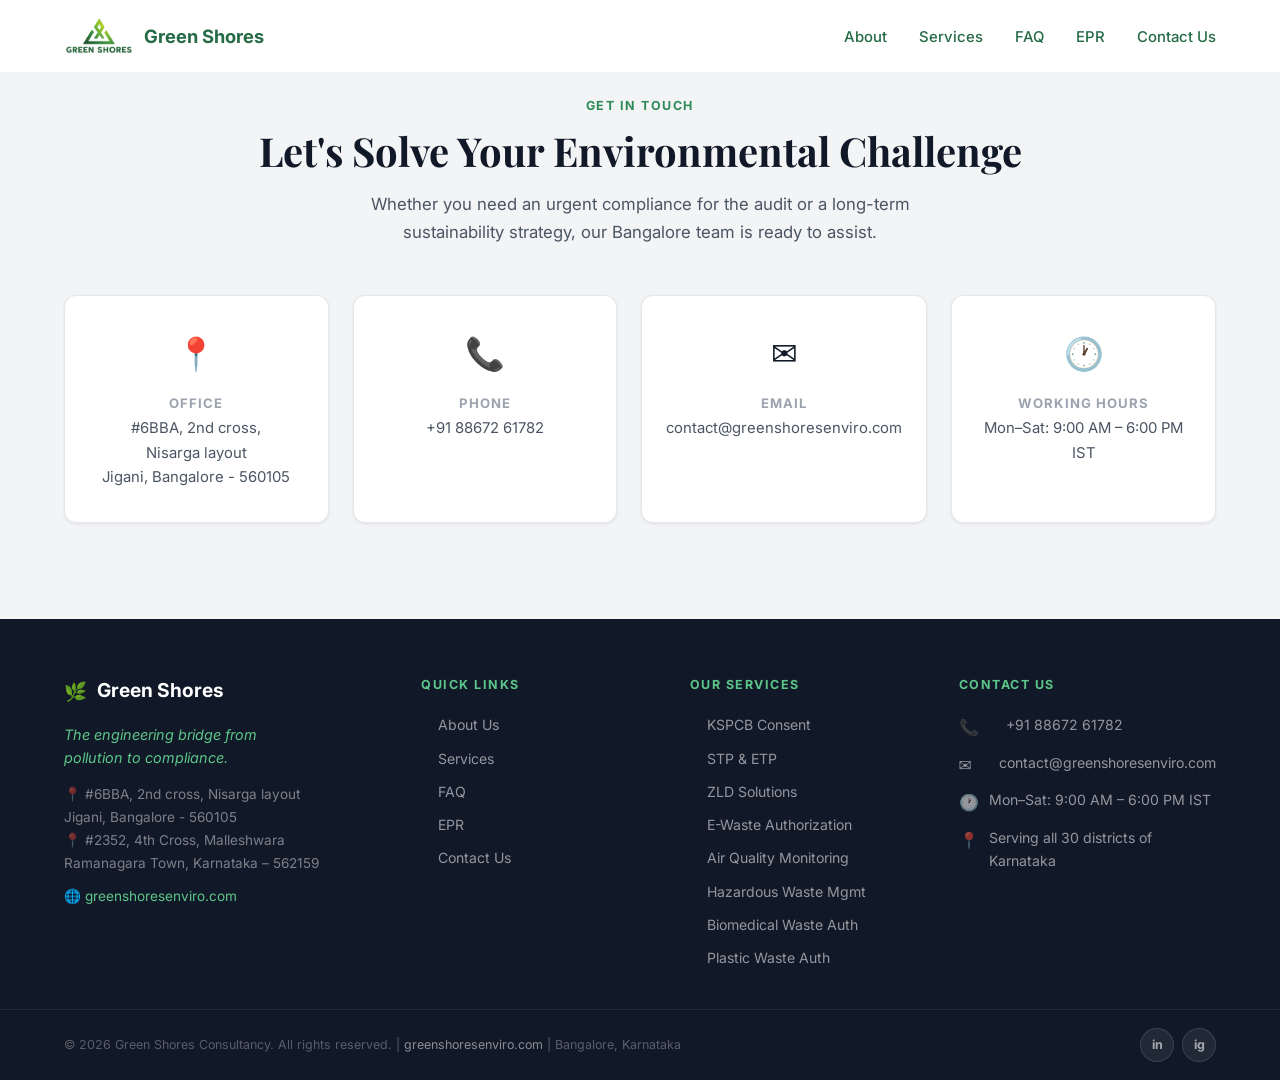
<file: contact-us.html>
<!DOCTYPE html>
<html lang="en">
<head>
    <meta name="viewport" content="width=device-width, initial-scale=1.0" />
  
  <!-- 1. Optimized Title (Under 60 Characters for better Google Display) -->
  <title>Contact Us | Green Shores Consultancy - Bangalore Environmental Consultants</title>
  
  <!-- 2. Meta Description (Perfect Length & Informative) -->
  <meta name="description" content="Trusted environmental consultant in Bangalore for KSPCB CTE/CTO consent, ETP & STP design, ZLD systems, and regulatory compliance across Karnataka." />
  
  <meta name="robots" content="index, follow" />
  <meta name="author" content="Green Shores Consultancy" />
  <meta name="google-site-verification" content="ZsY4Zkk-K1OUs3OarjElWYoDT2cJc8eKLCUglidr7lg" />
  
  <link rel="canonical" href="https://manuacgithub.github.io/greenshoresenviro/" />
  <link rel="icon" type="image/x-icon" href="./img/favicon.ico">

  <!-- Open Graph / Social Sharing Previews -->
  <meta property="og:type" content="website" />
  <meta property="og:url" content="https://manuacgithub.github.io/greenshoresenviro/" />
  <meta property="og:title" content="Green Shores Consultancy | Environmental Solutions Bangalore" />
  <meta property="og:description" content="Trusted environmental consultant in Bangalore — KSPCB CTE/CTO consent, ETP & STP design, ZLD systems, and full compliance across Karnataka." />
  <meta property="og:locale" content="en_IN" />
  <meta property="og:site_name" content="Green Shores Consultancy" />

  <!-- Local Business Structured Data (Keep this! Search engines love it) -->
  <script type="application/ld+json">
  {
    "@context": "https://schema.org",
    "@type": "ProfessionalService",
    "name": "Green Shores Consultancy",
    "alternateName": "Green Shores Enviro",
    "description": "Engineering-led environmental consultancy offering KSPCB consent, ETP/STP design, ZLD systems, pollution control, and full regulatory compliance across Bangalore and Karnataka.",
    "url": "https://manuacgithub.github.io/greenshoresenviro/",
    "telephone": "+918867261782",
    "email": "contact@greenshoresenviro.com",
    "address": {
      "@type": "PostalAddress",
      "streetAddress": "#6BBA, 2nd cross, Nisarga Layout",
      "addressLocality": "Bangalore",
      "addressRegion": "Karnataka",
      "postalCode": "560105",
      "addressCountry": "IN"
    },
    "areaServed": [
      {"@type": "City", "name": "Bangalore"},
      {"@type": "State", "name": "Karnataka"}
    ],
    "openingHoursSpecification": {
      "@type": "OpeningHoursSpecification",
      "dayOfWeek": ["Monday","Tuesday","Wednesday","Thursday","Friday","Saturday"],
      "opens": "09:00",
      "closes": "18:00"
    },
    "hasOfferCatalog": {
      "@type": "OfferCatalog",
      "name": "Environmental Consulting Services",
      "itemListElement": [
        {"@type": "Offer", "itemOffered": {"@type": "Service", "name": "KSPCB Consent and Authorization"}},
        {"@type": "Offer", "itemOffered": {"@type": "Service", "name": "STP and ETP Design and AMC"}},
        {"@type": "Offer", "itemOffered": {"@type": "Service", "name": "Zero Liquid Discharge (ZLD) Systems"}},
        {"@type": "Offer", "itemOffered": {"@type": "Service", "name": "Environmental Testing and Monitoring"}},
        {"@type": "Offer", "itemOffered": {"@type": "Service", "name": "Hazardous and Solid Waste Management"}},
        {"@type": "Offer", "itemOffered": {"@type": "Service", "name": "E-Waste Authorization and EPR"}},
        {"@type": "Offer", "itemOffered": {"@type": "Service", "name": "Biomedical Waste Authorization"}},
        {"@type": "Offer", "itemOffered": {"@type": "Service", "name": "Plastic Waste Authorization"}}
      ]
    },
    "knowsAbout": [
      "KSPCB CTE CTO consent", "KSPCB CFE CFO consent", "KSPCB NOC Karnataka", "KSPCB compliance audit", "Karnataka environmental law",
      "ETP design", "STP design", "ZLD zero liquid discharge", "effluent treatment plant",
      "sewage treatment plant", "pollution control", "environmental impact assessment",
      "MoEFCC compliance", "CPCB regulations", "hazardous waste management",
      "e-waste authorization EPR", "biomedical waste authorization", "plastic waste authorization",
      "ambient air quality monitoring", "water quality testing", "noise monitoring",
      "environmental compliance audit", "annual environmental returns Karnataka", "EPR consultant", "EPR licensing"
    ]
  }
  </script>

  <!-- Performance Optimization Links -->
  <script src="layout.js" defer></script>
  <link rel="stylesheet" href="styles.css" />
  <link rel="preconnect" href="https://fonts.googleapis.com" />
  <link rel="preconnect" href="https://gstatic.com" crossorigin />
  <link href="https://fonts.googleapis.com/css2?family=Inter:wght@300;400;500;600;700&family=Playfair+Display:wght@600;700&display=swap" rel="stylesheet" />

  </header>
<body>
   <special-header></special-header>

  <!-- ======= CONTACT ======= -->
  <section id="contact">
    <div class="container">
      <p class="section-tag center">Get in Touch</p>
      <div class="section-title center">Let's Solve Your Environmental Challenge</div>
      <p class="section-sub center">Whether you need an urgent compliance for the audit or a long-term sustainability strategy, our Bangalore team is ready to assist.</p>
      <div class="contact-details-grid">
        <div class="contact-item">
          <span class="c-icon">📍</span>
          <div>
            <strong>Office</strong>
            <p>#6BBA, 2nd cross, <br/>Nisarga layout <br/>Jigani, Bangalore - 560105</p>
          </div>
        </div>
        <div class="contact-item">
          <span class="c-icon">📞</span>
          <div>
            <strong>Phone</strong>
            <p>+91 88672 61782</p>
          </div>
        </div>
        <div class="contact-item">
          <span class="c-icon">✉️</span>
          <div>
            <strong>Email</strong>
            <p>contact@greenshoresenviro.com</p>
          </div>
        </div>
        <div class="contact-item">
          <span class="c-icon">🕐</span>
          <div>
            <strong>Working Hours</strong>
            <p>Mon–Sat: 9:00 AM – 6:00 PM IST</p>
          </div>
        </div>
      </div>
    </div>
  </section>
<special-footer></special-footer>
  </body>
</html>
</file>
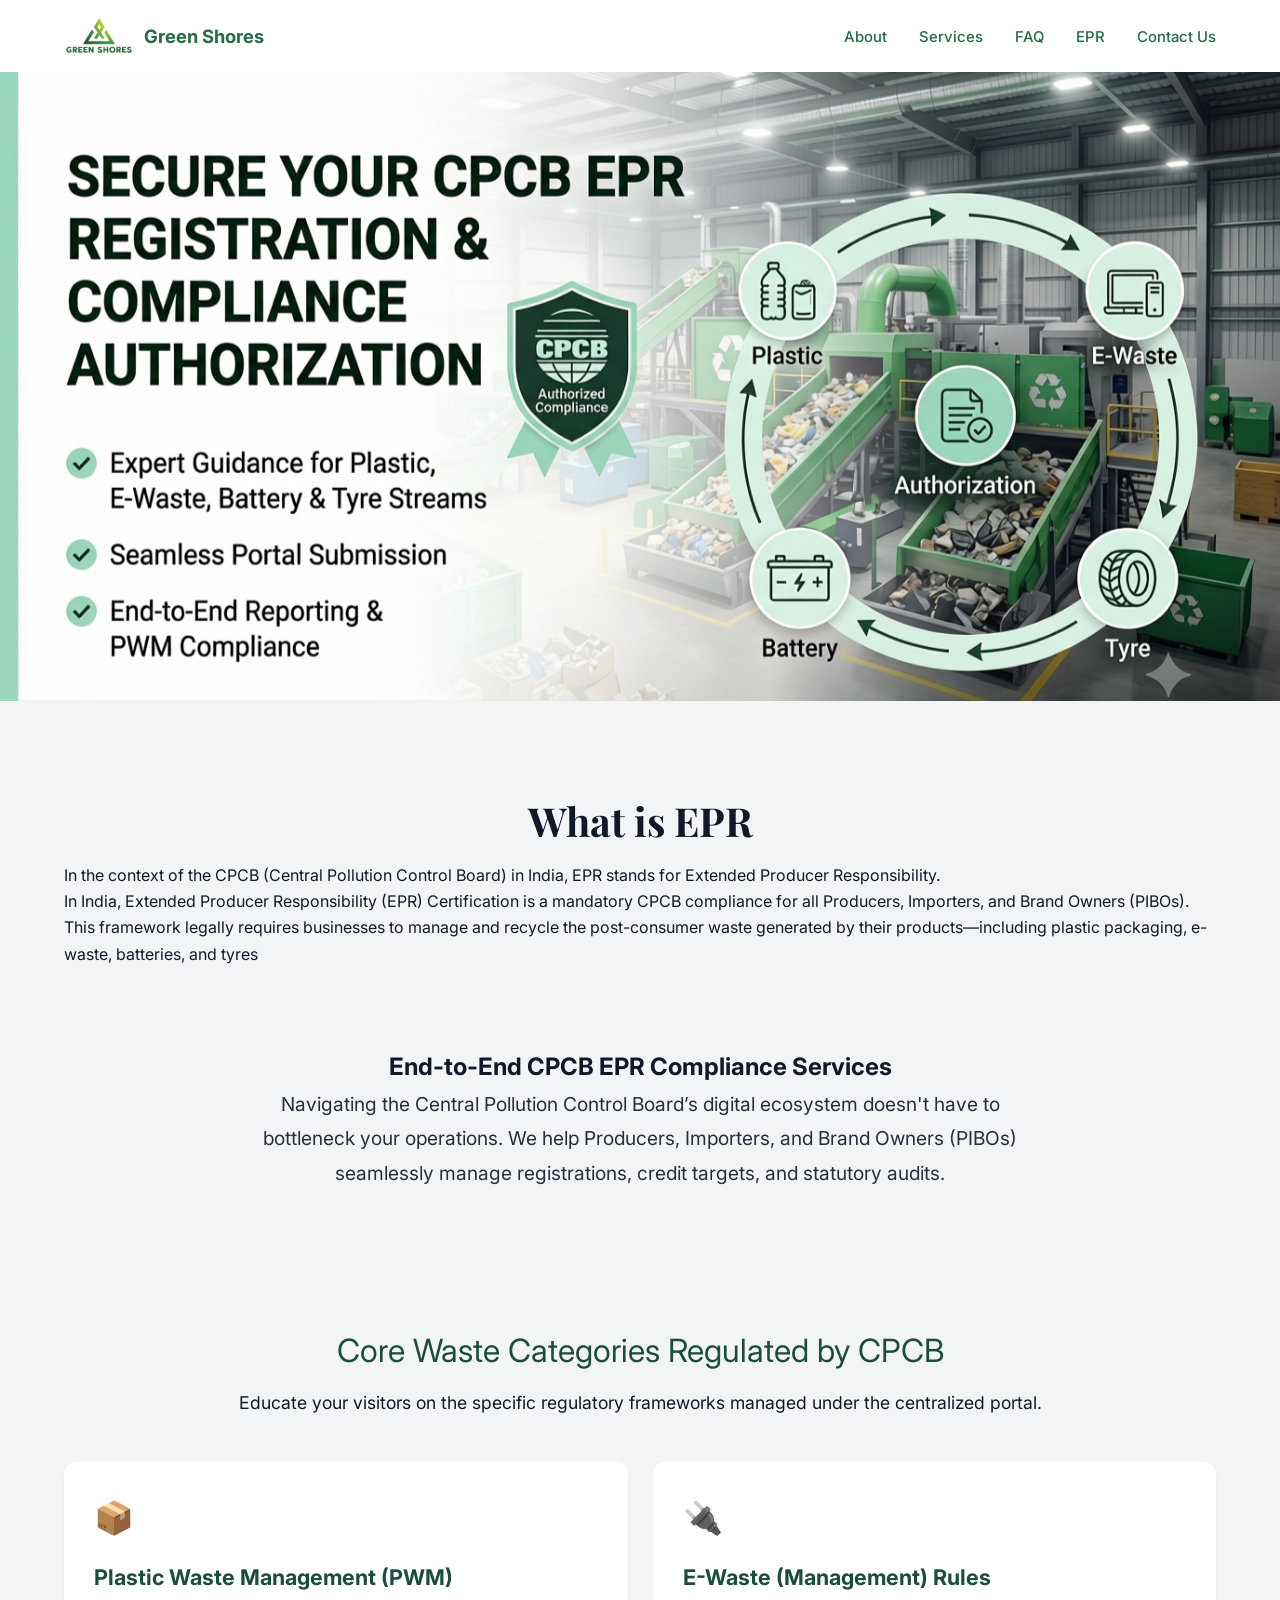
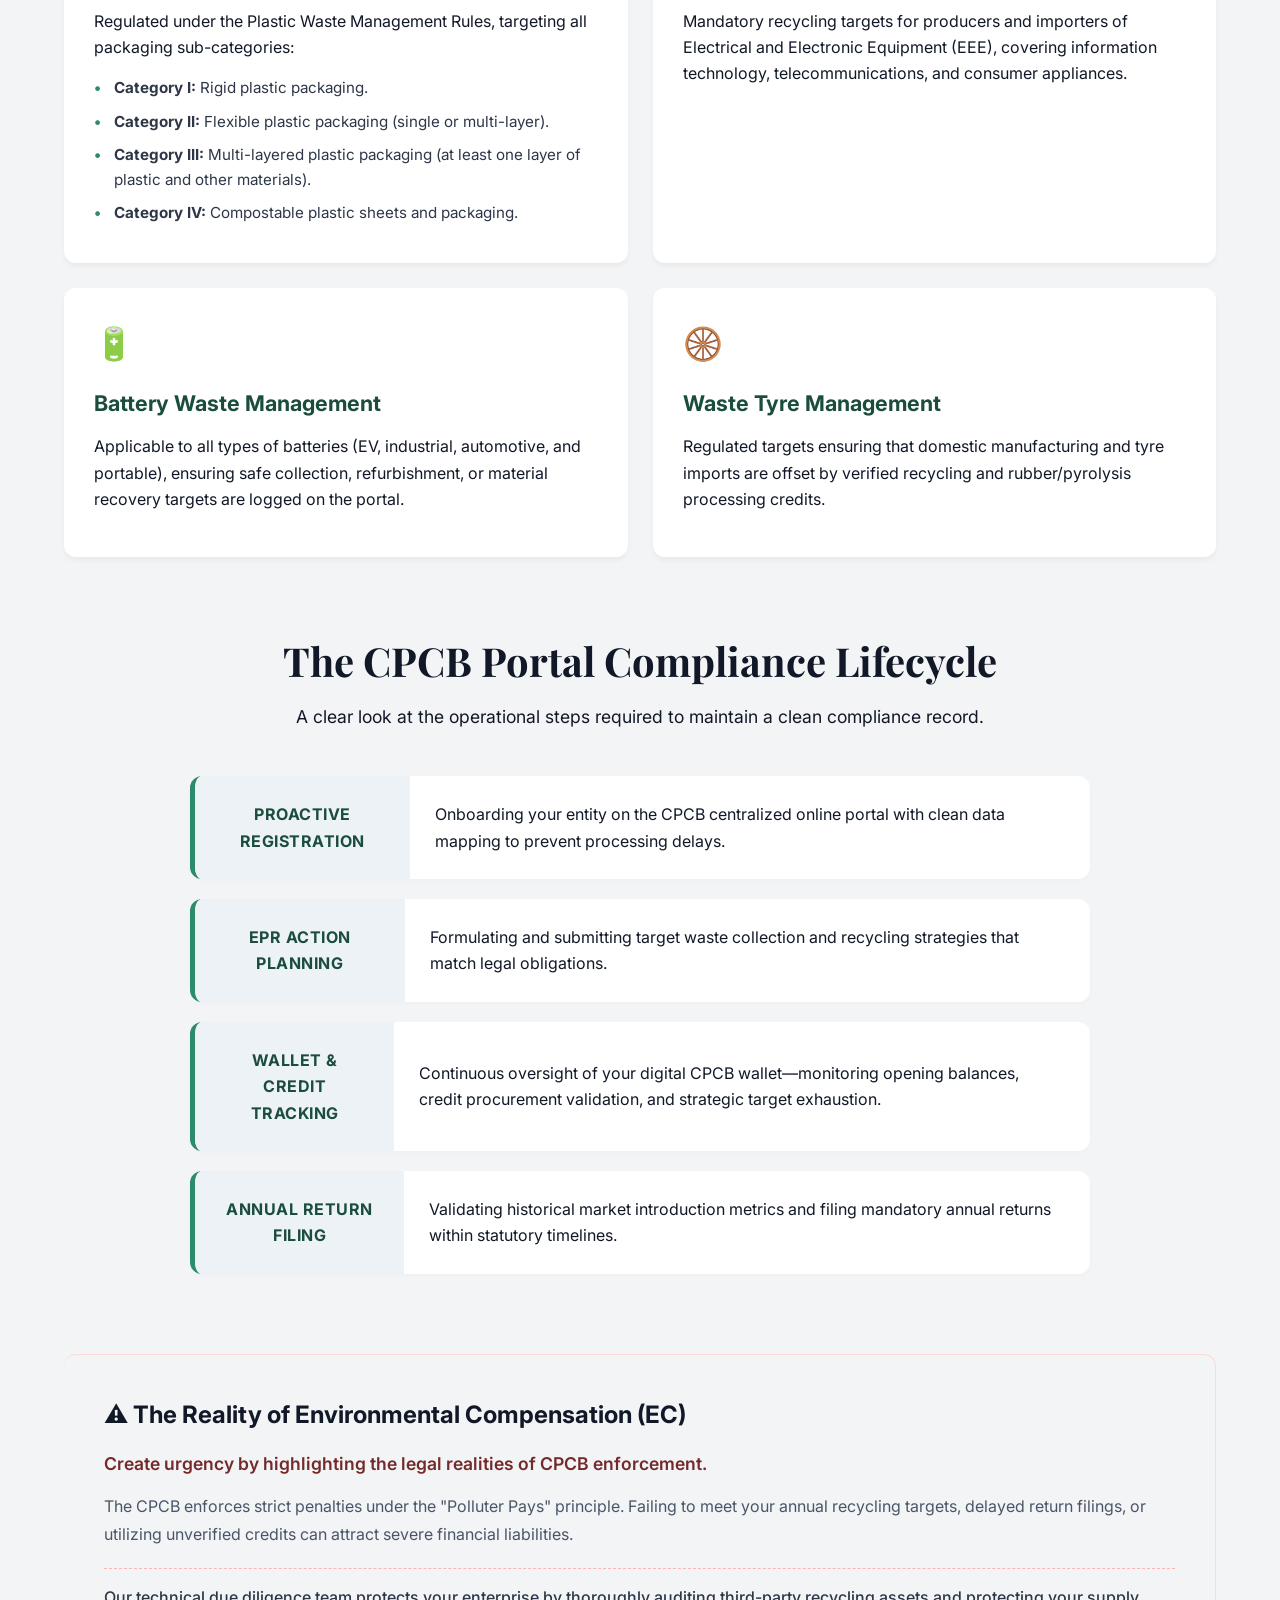
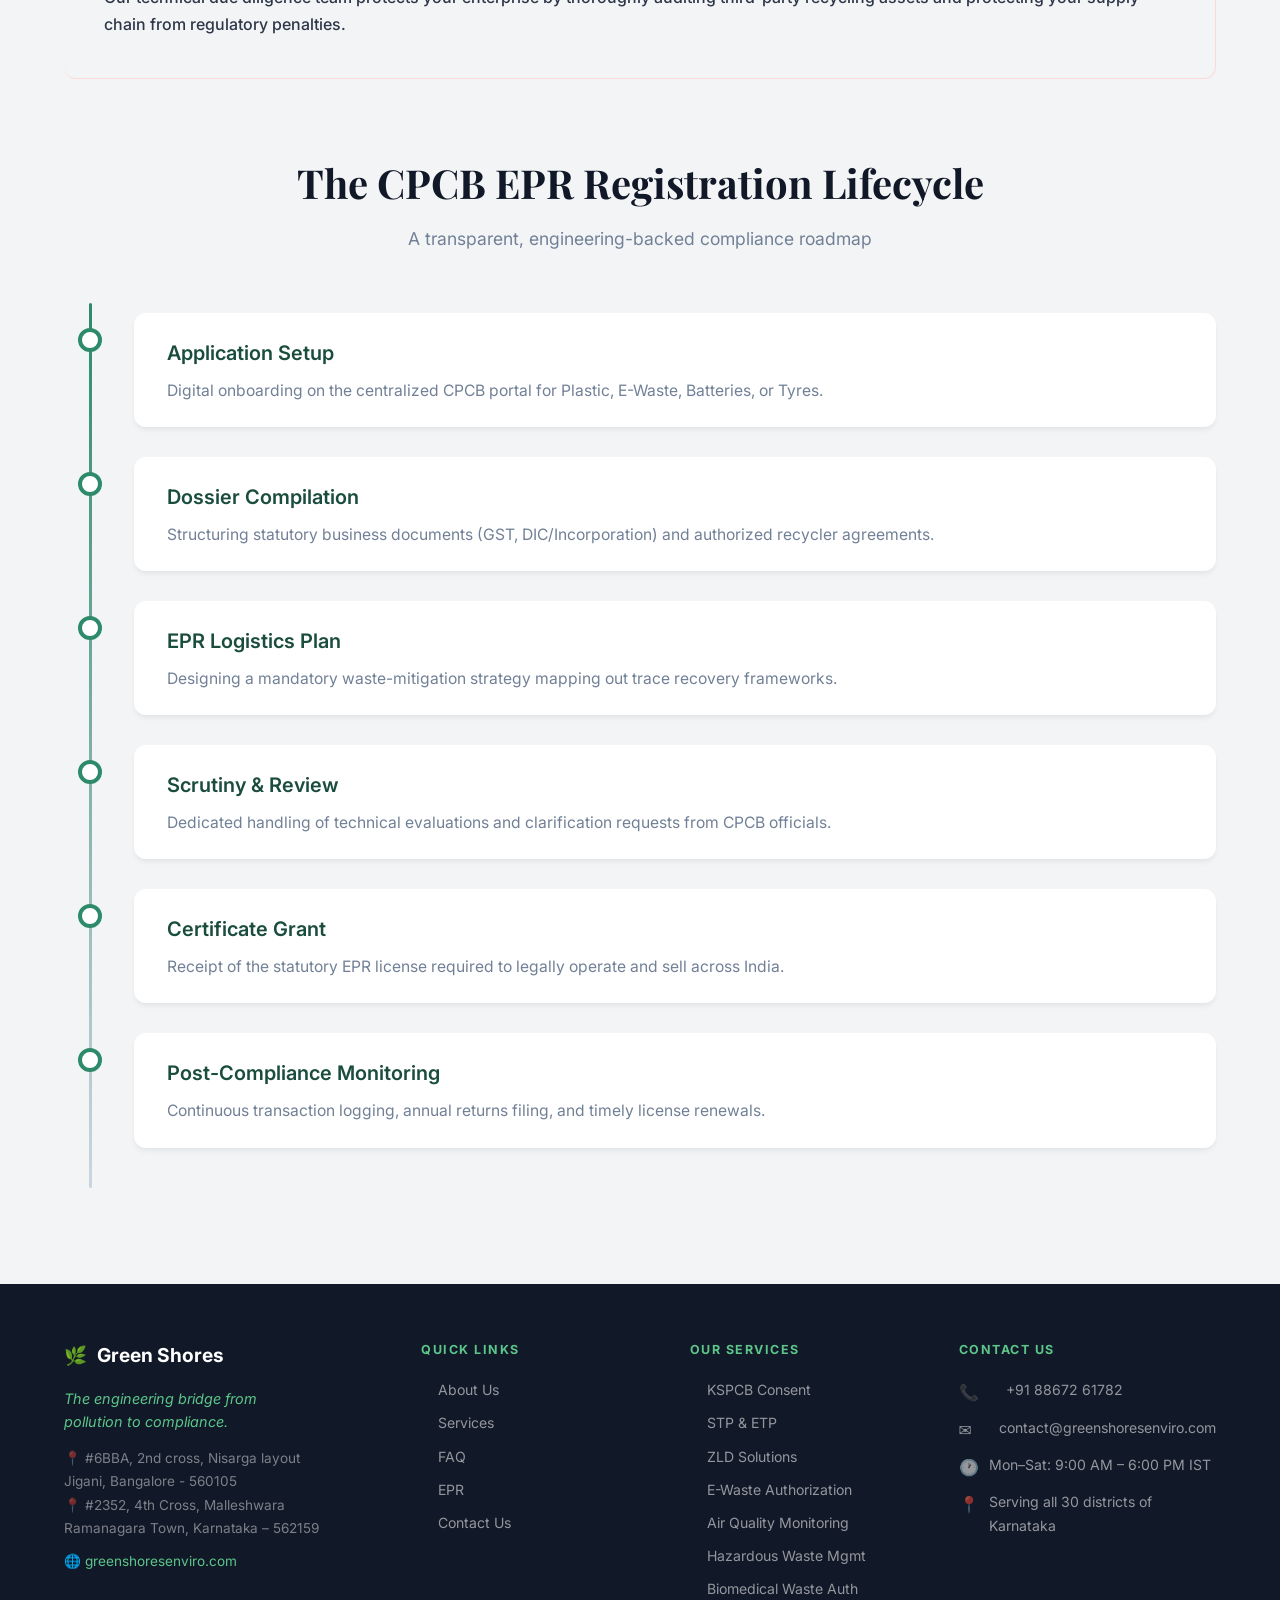
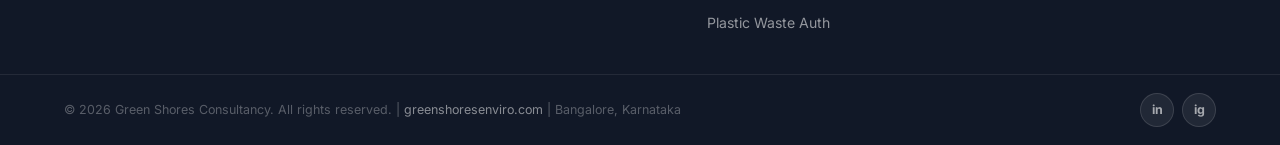
<file: cpcb-epr-registration-services.html>
<!DOCTYPE html>
<html lang="en">
<head>
    <meta name="viewport" content="width=device-width, initial-scale=1.0" />
  
  <!-- 1. Optimized Title (Under 60 Characters for better Google Display) -->
  <title>EPR CPCB Registration Consultant in Bangalore | Green Shores</title>
  
  <!-- 2. Meta Description (Perfect Length & Informative) -->
  <meta name="description" content="Trusted environmental consultant in Bangalore for KSPCB CTE/CTO consent, ETP & STP design, ZLD systems, and regulatory compliance across Karnataka." />
  
  <meta name="robots" content="index, follow" />
  <meta name="author" content="Green Shores Consultancy" />
  <meta name="google-site-verification" content="ZsY4Zkk-K1OUs3OarjElWYoDT2cJc8eKLCUglidr7lg" />
  
  <link rel="canonical" href="https://manuacgithub.github.io/greenshoresenviro/" />
  <link rel="icon" type="image/x-icon" href="./img/favicon.ico">

  <!-- Open Graph / Social Sharing Previews -->
  <meta property="og:type" content="website" />
  <meta property="og:url" content="https://manuacgithub.github.io/greenshoresenviro/" />
  <meta property="og:title" content="Green Shores Consultancy | Environmental Solutions Bangalore" />
  <meta property="og:description" content="Trusted environmental consultant in Bangalore — KSPCB CTE/CTO consent, ETP & STP design, ZLD systems, and full compliance across Karnataka." />
  <meta property="og:locale" content="en_IN" />
  <meta property="og:site_name" content="Green Shores Consultancy" />

  <!-- Local Business Structured Data (Keep this! Search engines love it) -->
  <script type="application/ld+json">
  {
    "@context": "https://schema.org",
    "@type": "ProfessionalService",
    "name": "Green Shores Consultancy",
    "alternateName": "Green Shores Enviro",
    "description": "Engineering-led environmental consultancy offering KSPCB consent, ETP/STP design, ZLD systems, pollution control, and full regulatory compliance across Bangalore and Karnataka.",
    "url": "https://manuacgithub.github.io/greenshoresenviro/",
    "telephone": "+918867261782",
    "email": "contact@greenshoresenviro.com",
    "address": {
      "@type": "PostalAddress",
      "streetAddress": "#6BBA, 2nd cross, Nisarga Layout",
      "addressLocality": "Bangalore",
      "addressRegion": "Karnataka",
      "postalCode": "560105",
      "addressCountry": "IN"
    },
    "areaServed": [
      {"@type": "City", "name": "Bangalore"},
      {"@type": "State", "name": "Karnataka"}
    ],
    "openingHoursSpecification": {
      "@type": "OpeningHoursSpecification",
      "dayOfWeek": ["Monday","Tuesday","Wednesday","Thursday","Friday","Saturday"],
      "opens": "09:00",
      "closes": "18:00"
    },
    "hasOfferCatalog": {
      "@type": "OfferCatalog",
      "name": "Environmental Consulting Services",
      "itemListElement": [
        {"@type": "Offer", "itemOffered": {"@type": "Service", "name": "KSPCB Consent and Authorization"}},
        {"@type": "Offer", "itemOffered": {"@type": "Service", "name": "STP and ETP Design and AMC"}},
        {"@type": "Offer", "itemOffered": {"@type": "Service", "name": "Zero Liquid Discharge (ZLD) Systems"}},
        {"@type": "Offer", "itemOffered": {"@type": "Service", "name": "Environmental Testing and Monitoring"}},
        {"@type": "Offer", "itemOffered": {"@type": "Service", "name": "Hazardous and Solid Waste Management"}},
        {"@type": "Offer", "itemOffered": {"@type": "Service", "name": "E-Waste Authorization and EPR"}},
        {"@type": "Offer", "itemOffered": {"@type": "Service", "name": "Biomedical Waste Authorization"}},
        {"@type": "Offer", "itemOffered": {"@type": "Service", "name": "Plastic Waste Authorization"}}
      ]
    },
    "knowsAbout": [
      "KSPCB CTE CTO consent", "KSPCB CFE CFO consent", "KSPCB NOC Karnataka", "KSPCB compliance audit", "Karnataka environmental law",
      "ETP design", "STP design", "ZLD zero liquid discharge", "effluent treatment plant",
      "sewage treatment plant", "pollution control", "environmental impact assessment",
      "MoEFCC compliance", "CPCB regulations", "hazardous waste management",
      "e-waste authorization EPR", "biomedical waste authorization", "plastic waste authorization",
      "ambient air quality monitoring", "water quality testing", "noise monitoring",
      "environmental compliance audit", "annual environmental returns Karnataka", "EPR consultant", "EPR licensing"
    ]
  }
  </script>

  <!-- Performance Optimization Links -->
  <script src="layout.js" defer></script>
  <link rel="stylesheet" href="styles.css" />
  <link rel="preconnect" href="https://fonts.googleapis.com" />
  <link rel="preconnect" href="https://gstatic.com" crossorigin />
  <link href="https://fonts.googleapis.com/css2?family=Inter:wght@300;400;500;600;700&family=Playfair+Display:wght@600;700&display=swap" rel="stylesheet" />

  </header>
<body>
   <special-header></special-header>

 <!-- ======= EPR ======= -->
    <div class="mt-72px-navbar">
        <img class="img-responsive" src="./img/epr-banner.png" alt="EPR page banner image">
    </div>
  <section id="services">
    <div class="container">
      <div class="section-title center">What is EPR</div>
        <div>In the context of the CPCB (Central Pollution Control Board) in India, EPR stands for Extended Producer Responsibility.</div>
        <p>In India, Extended Producer Responsibility (EPR) Certification is a mandatory CPCB compliance for all Producers, Importers, 
        and Brand Owners (PIBOs). This framework legally requires businesses to manage and recycle the post-consumer waste generated by their products—including plastic packaging, e-waste, batteries, and tyres</p>
    </div>

<div class="container epr-section">

    <!-- 1. HERO SECTION -->
    <section class="hero">
        <h2>End-to-End CPCB EPR Compliance Services</h2>
        <p>Navigating the Central Pollution Control Board’s digital ecosystem doesn't have to bottleneck your operations. We help Producers, Importers, and Brand Owners (PIBOs) seamlessly manage registrations, credit targets, and statutory audits.</p>
    </section>

    <!-- 2. CORE WASTE CATEGORIES -->
    <section>
        <div class="section-header">
            <div class="section-title-green">Core Waste Categories Regulated by CPCB</div>
            <p>Educate your visitors on the specific regulatory frameworks managed under the centralized portal.</p>
        </div>
        
        <div class="grid-categories">
            <!-- Plastic Waste -->
            <div class="category-card">
                <span class="category-icon">📦</span>
                <h3>Plastic Waste Management (PWM)</h3>
                <p>Regulated under the Plastic Waste Management Rules, targeting all packaging sub-categories:</p>
                <ul class="sub-list">
                    <li><strong>Category I:</strong> Rigid plastic packaging.</li>
                    <li><strong>Category II:</strong> Flexible plastic packaging (single or multi-layer).</li>
                    <li><strong>Category III:</strong> Multi-layered plastic packaging (at least one layer of plastic and other materials).</li>
                    <li><strong>Category IV:</strong> Compostable plastic sheets and packaging.</li>
                </ul>
            </div>

            <!-- E-Waste -->
            <div class="category-card">
                <span class="category-icon">🔌</span>
                <h3>E-Waste (Management) Rules</h3>
                <p>Mandatory recycling targets for producers and importers of Electrical and Electronic Equipment (EEE), covering information technology, telecommunications, and consumer appliances.</p>
            </div>

            <!-- Battery Waste -->
            <div class="category-card">
                <span class="category-icon">🔋</span>
                <h3>Battery Waste Management</h3>
                <p>Applicable to all types of batteries (EV, industrial, automotive, and portable), ensuring safe collection, refurbishment, or material recovery targets are logged on the portal.</p>
            </div>

            <!-- Tyre Waste -->
            <div class="category-card">
                <span class="category-icon">🛞</span>
                <h3>Waste Tyre Management</h3>
                <p>Regulated targets ensuring that domestic manufacturing and tyre imports are offset by verified recycling and rubber/pyrolysis processing credits.</p>
            </div>
        </div>
    </section>

    <!-- 3. LIFECYCLE SECTION -->
    <section>
        <div class="section-header">
            <div class="section-title">The CPCB Portal Compliance Lifecycle</div>
            <p>A clear look at the operational steps required to maintain a clean compliance record.</p>
        </div>

        <div class="lifecycle-list">
            <div class="lifecycle-step">
                <div class="step-label">Proactive Registration</div>
                <div class="step-detail">Onboarding your entity on the CPCB centralized online portal with clean data mapping to prevent processing delays.</div>
            </div>
            
            <div class="lifecycle-step">
                <div class="step-label">EPR Action Planning</div>
                <div class="step-detail">Formulating and submitting target waste collection and recycling strategies that match legal obligations.</div>
            </div>

            <div class="lifecycle-step">
                <div class="step-label">Wallet & Credit Tracking</div>
                <div class="step-detail">Continuous oversight of your digital CPCB wallet—monitoring opening balances, credit procurement validation, and strategic target exhaustion.</div>
            </div>

            <div class="lifecycle-step">
                <div class="step-label">Annual Return Filing</div>
                <div class="step-detail">Validating historical market introduction metrics and filing mandatory annual returns within statutory timelines.</div>
            </div>
        </div>
    </section>

    <!-- 4. CORPORATE RISK SECTION -->
    <section>
        <div class="risk-box">
            <h3>⚠️ The Reality of Environmental Compensation (EC)</h3>
            <div class="risk-text-highlight">Create urgency by highlighting the legal realities of CPCB enforcement.</div>
            <p>The CPCB enforces strict penalties under the "Polluter Pays" principle. Failing to meet your annual recycling targets, delayed return filings, or utilizing unverified credits can attract severe financial liabilities.</p>
            <p>Our technical due diligence team protects your enterprise by thoroughly auditing third-party recycling assets and protecting your supply chain from regulatory penalties.</p>
        </div>
    </section>

</div>


<div class="container">
    <div class="section-header">
        <div class="section-title">The CPCB EPR Registration Lifecycle</div>
        <p>A transparent, engineering-backed compliance roadmap</p>
    </div>

    <div class="timeline">
        <!-- Step 1 -->
        <div class="timeline-item">
            <div class="timeline-badge"></div>
            <div class="timeline-content">
                <h3>Application Setup</h3>
                <p>Digital onboarding on the centralized CPCB portal for Plastic, E-Waste, Batteries, or Tyres.</p>
            </div>
        </div>

        <!-- Step 2 -->
        <div class="timeline-item">
            <div class="timeline-badge"></div>
            <div class="timeline-content">
                <h3>Dossier Compilation</h3>
                <p>Structuring statutory business documents (GST, DIC/Incorporation) and authorized recycler agreements.</p>
            </div>
        </div>

        <!-- Step 3 -->
        <div class="timeline-item">
            <div class="timeline-badge"></div>
            <div class="timeline-content">
                <h3>EPR Logistics Plan</h3>
                <p>Designing a mandatory waste-mitigation strategy mapping out trace recovery frameworks.</p>
            </div>
        </div>

        <!-- Step 4 -->
        <div class="timeline-item">
            <div class="timeline-badge"></div>
            <div class="timeline-content">
                <h3>Scrutiny & Review</h3>
                <p>Dedicated handling of technical evaluations and clarification requests from CPCB officials.</p>
            </div>
        </div>

        <!-- Step 5 -->
        <div class="timeline-item">
            <div class="timeline-badge"></div>
            <div class="timeline-content">
                <h3>Certificate Grant</h3>
                <p>Receipt of the statutory EPR license required to legally operate and sell across India.</p>
            </div>
        </div>

        <!-- Step 6 -->
        <div class="timeline-item">
            <div class="timeline-badge"></div>
            <div class="timeline-content">
                <h3>Post-Compliance Monitoring</h3>
                <p>Continuous transaction logging, annual returns filing, and timely license renewals.</p>
            </div>
        </div>
    </div>
</div>

  </section>
<special-footer></special-footer>
  </body>
</html>
</file>
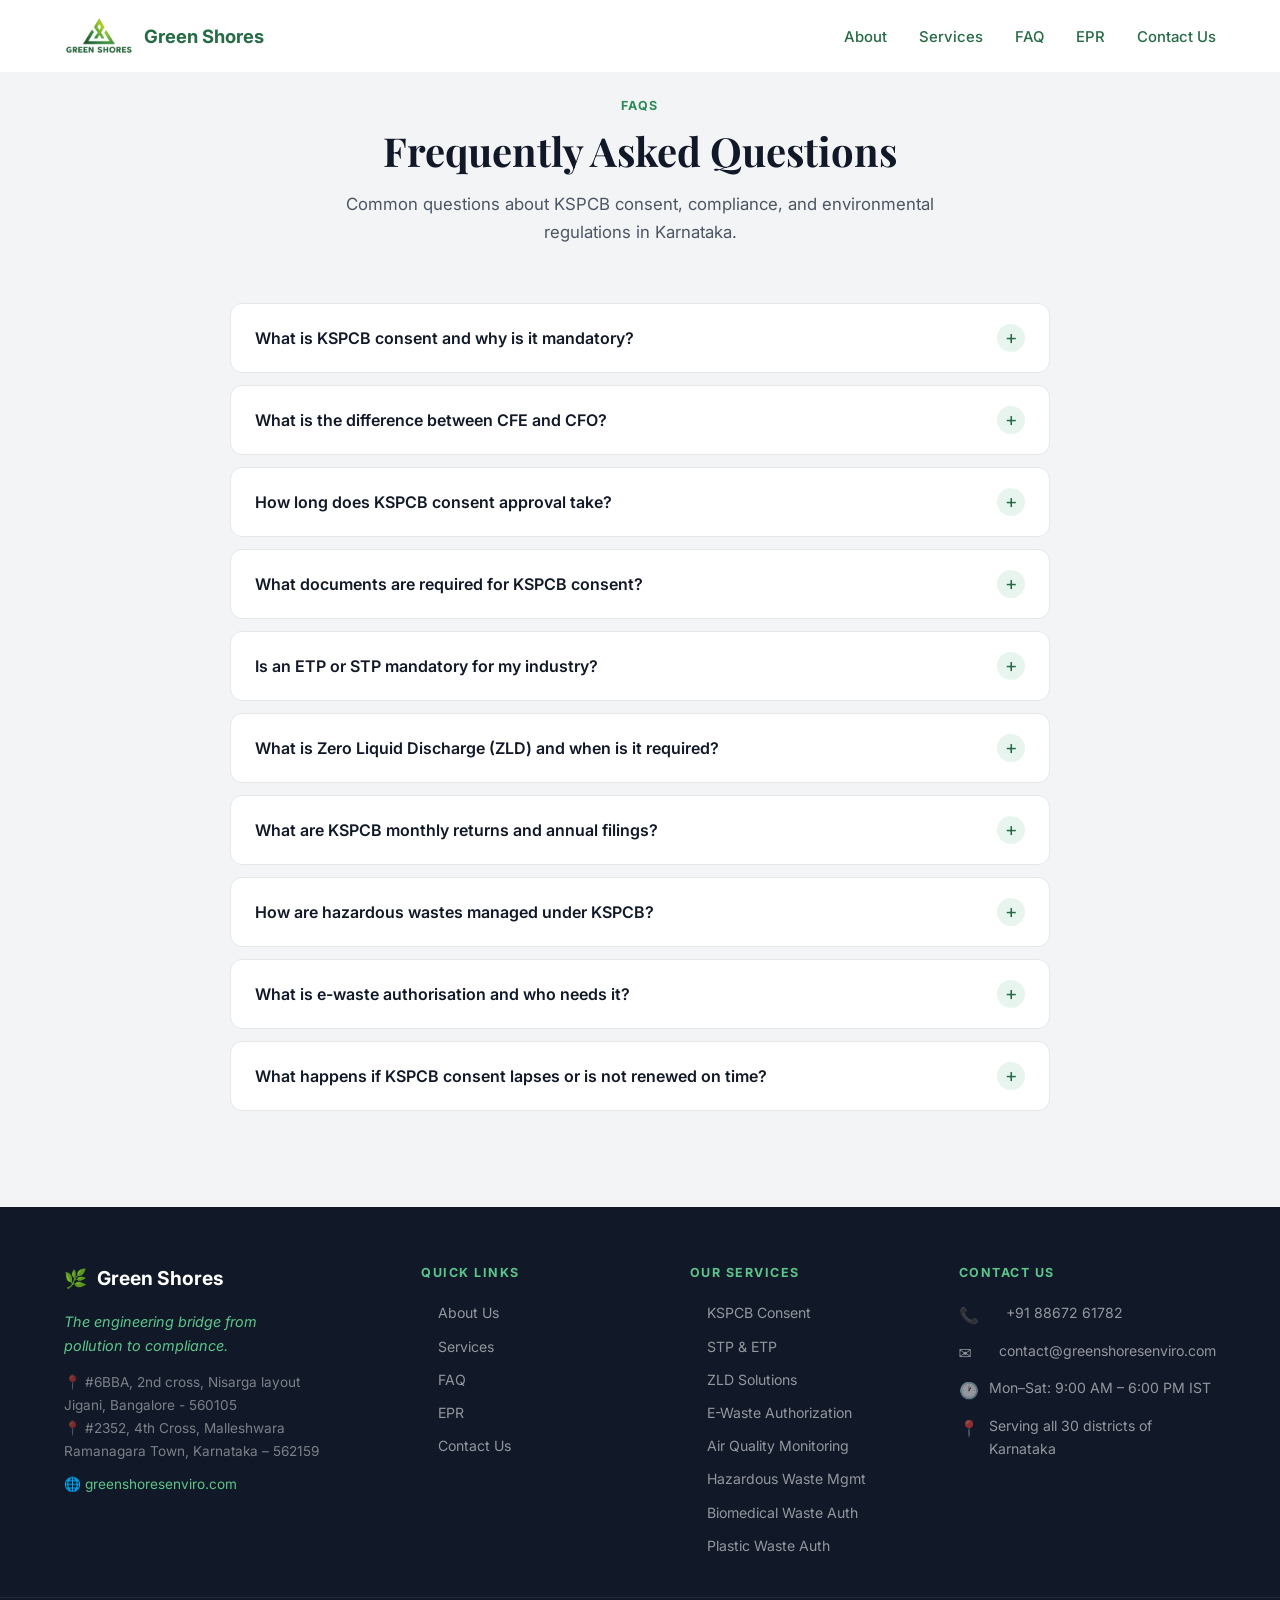
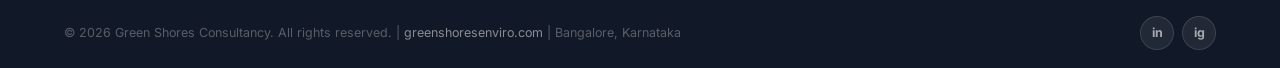
<file: frequently-asked-questions.html>
<!DOCTYPE html>
<html lang="en">
<head>
    <meta name="viewport" content="width=device-width, initial-scale=1.0" />
  
  <!-- 1. Optimized Title (Under 60 Characters for better Google Display) -->
  <title>Frequently asked questions - FAQ | Green Shores Consultancy - Bangalore Environmental Consultants</title>
  
  <!-- 2. Meta Description (Perfect Length & Informative) -->
  <meta name="description" content="Trusted environmental consultant in Bangalore for KSPCB CTE/CTO consent, ETP & STP design, ZLD systems, and regulatory compliance across Karnataka." />
  
  <meta name="robots" content="index, follow" />
  <meta name="author" content="Green Shores Consultancy" />
  <meta name="google-site-verification" content="ZsY4Zkk-K1OUs3OarjElWYoDT2cJc8eKLCUglidr7lg" />
  
  <link rel="canonical" href="https://manuacgithub.github.io/greenshoresenviro/" />
  <link rel="icon" type="image/x-icon" href="./img/favicon.ico">

  <!-- Open Graph / Social Sharing Previews -->
  <meta property="og:type" content="website" />
  <meta property="og:url" content="https://manuacgithub.github.io/greenshoresenviro/" />
  <meta property="og:title" content="Green Shores Consultancy | Environmental Solutions Bangalore" />
  <meta property="og:description" content="Trusted environmental consultant in Bangalore — KSPCB CTE/CTO consent, ETP & STP design, ZLD systems, and full compliance across Karnataka." />
  <meta property="og:locale" content="en_IN" />
  <meta property="og:site_name" content="Green Shores Consultancy" />

  <!-- Local Business Structured Data (Keep this! Search engines love it) -->
  <script type="application/ld+json">
  {
    "@context": "https://schema.org",
    "@type": "ProfessionalService",
    "name": "Green Shores Consultancy",
    "alternateName": "Green Shores Enviro",
    "description": "Engineering-led environmental consultancy offering KSPCB consent, ETP/STP design, ZLD systems, pollution control, and full regulatory compliance across Bangalore and Karnataka.",
    "url": "https://manuacgithub.github.io/greenshoresenviro/",
    "telephone": "+918867261782",
    "email": "contact@greenshoresenviro.com",
    "address": {
      "@type": "PostalAddress",
      "streetAddress": "#6BBA, 2nd cross, Nisarga Layout",
      "addressLocality": "Bangalore",
      "addressRegion": "Karnataka",
      "postalCode": "560105",
      "addressCountry": "IN"
    },
    "areaServed": [
      {"@type": "City", "name": "Bangalore"},
      {"@type": "State", "name": "Karnataka"}
    ],
    "openingHoursSpecification": {
      "@type": "OpeningHoursSpecification",
      "dayOfWeek": ["Monday","Tuesday","Wednesday","Thursday","Friday","Saturday"],
      "opens": "09:00",
      "closes": "18:00"
    },
    "hasOfferCatalog": {
      "@type": "OfferCatalog",
      "name": "Environmental Consulting Services",
      "itemListElement": [
        {"@type": "Offer", "itemOffered": {"@type": "Service", "name": "KSPCB Consent and Authorization"}},
        {"@type": "Offer", "itemOffered": {"@type": "Service", "name": "STP and ETP Design and AMC"}},
        {"@type": "Offer", "itemOffered": {"@type": "Service", "name": "Zero Liquid Discharge (ZLD) Systems"}},
        {"@type": "Offer", "itemOffered": {"@type": "Service", "name": "Environmental Testing and Monitoring"}},
        {"@type": "Offer", "itemOffered": {"@type": "Service", "name": "Hazardous and Solid Waste Management"}},
        {"@type": "Offer", "itemOffered": {"@type": "Service", "name": "E-Waste Authorization and EPR"}},
        {"@type": "Offer", "itemOffered": {"@type": "Service", "name": "Biomedical Waste Authorization"}},
        {"@type": "Offer", "itemOffered": {"@type": "Service", "name": "Plastic Waste Authorization"}}
      ]
    },
    "knowsAbout": [
      "KSPCB CTE CTO consent", "KSPCB CFE CFO consent", "KSPCB NOC Karnataka", "KSPCB compliance audit", "Karnataka environmental law",
      "ETP design", "STP design", "ZLD zero liquid discharge", "effluent treatment plant",
      "sewage treatment plant", "pollution control", "environmental impact assessment",
      "MoEFCC compliance", "CPCB regulations", "hazardous waste management",
      "e-waste authorization EPR", "biomedical waste authorization", "plastic waste authorization",
      "ambient air quality monitoring", "water quality testing", "noise monitoring",
      "environmental compliance audit", "annual environmental returns Karnataka", "EPR consultant", "EPR licensing"
    ]
  }
  </script>

  <!-- Performance Optimization Links -->
  <script src="layout.js" defer></script>
  <link rel="stylesheet" href="styles.css" />
  <link rel="preconnect" href="https://fonts.googleapis.com" />
  <link rel="preconnect" href="https://gstatic.com" crossorigin />
  <link href="https://fonts.googleapis.com/css2?family=Inter:wght@300;400;500;600;700&family=Playfair+Display:wght@600;700&display=swap" rel="stylesheet" />

  </header>
<body>
   <special-header></special-header>

  <!-- ======= FAQ ======= -->
  <section id="faq">
    <div class="container">
      <p class="section-tag center">FAQs</p>
      <div class="section-title center">Frequently Asked Questions</div>
      <p class="section-sub center">Common questions about KSPCB consent, compliance, and environmental regulations in Karnataka.</p>

      <div class="faq-list">

        <div class="faq-item">
          <button class="faq-q" aria-expanded="false">
            What is KSPCB consent and why is it mandatory?
            <span class="faq-icon"></span>
          </button>
          <div class="faq-a">
            <p>KSPCB (Karnataka State Pollution Control Board) consent is a mandatory approval for any industry or establishment that generates air emissions, liquid effluents, or solid/hazardous waste. Operating without valid consent is a legal violation under the Water Act (1974) and Air Act (1981), and can result in closure notices, penalties, or criminal liability.</p>
          </div>
        </div>

        <div class="faq-item">
          <button class="faq-q" aria-expanded="false">
            What is the difference between CFE and CFO?
            <span class="faq-icon"></span>
          </button>
          <div class="faq-a">
            <p><strong>CFE (Consent for Establishment)</strong> — obtained before construction begins. It is a No Objection Certificate confirming the proposed activity meets environmental norms.<br/><br/><strong>CFO (Consent for Operation)</strong> — obtained after construction is complete and before production begins. Both are mandatory under KSPCB regulations.</p>
          </div>
        </div>

        <div class="faq-item">
          <button class="faq-q" aria-expanded="false">
            How long does KSPCB consent approval take?
            <span class="faq-icon"></span>
          </button>
          <div class="faq-a">
            <p>Timelines depend on the industry category (Red, Orange, Green, or White):<br/>— <strong>Green / White:</strong> 15–30 days<br/>— <strong>Orange:</strong> 30–60 days<br/>— <strong>Red:</strong> 60–90 days (may involve site inspection)<br/>Delays most often occur due to incomplete applications. Green Shores ensures all submissions are complete on the first attempt.</p>
          </div>
        </div>

        <div class="faq-item">
          <button class="faq-q" aria-expanded="false">
            What documents are required for KSPCB consent?
            <span class="faq-icon"></span>
          </button>
          <div class="faq-a">
            <p>Core documents include: site plan and layout, process flow diagram, raw material and product details, ETP/STP design, pollution control measures, land ownership/lease documents, local body NOC, and factory licence. Additional documents may be required based on industry category. Green Shores prepares and verifies all documentation before submission.</p>
          </div>
        </div>

        <div class="faq-item">
          <button class="faq-q" aria-expanded="false">
            Is an ETP or STP mandatory for my industry?
            <span class="faq-icon"></span>
          </button>
          <div class="faq-a">
            <p>Yes, if your industry generates process effluent or sewage that cannot meet KSPCB discharge norms without treatment. An <strong>ETP</strong> is required for industrial process wastewater. An <strong>STP</strong> is mandatory for establishments generating 20+ KLD of sewage. KSPCB will not grant CFO without a functional ETP/STP where applicable.</p>
          </div>
        </div>

        <div class="faq-item">
          <button class="faq-q" aria-expanded="false">
            What is Zero Liquid Discharge (ZLD) and when is it required?
            <span class="faq-icon"></span>
          </button>
          <div class="faq-a">
            <p>ZLD is a treatment approach where all process effluent is recycled within the facility — zero liquid waste discharged to the environment. KSPCB and the NGT mandate ZLD for industries such as textile dyeing, tanneries, distilleries, sugar mills, and certain pharmaceutical units. Green Shores designs cost-effective ZLD systems tailored to your industry scale.</p>
          </div>
        </div>

        <div class="faq-item">
          <button class="faq-q" aria-expanded="false">
            What are KSPCB monthly returns and annual filings?
            <span class="faq-icon"></span>
          </button>
          <div class="faq-a">
            <p><strong>Monthly returns</strong> include effluent quality data, stack emission reports, and water consumption details. <strong>Annual filings</strong> cover a comprehensive environmental performance report. Failure to submit on time can result in consent suspension. Green Shores manages all recurring filings so nothing lapses.</p>
          </div>
        </div>

        <div class="faq-item">
          <button class="faq-q" aria-expanded="false">
            How are hazardous wastes managed under KSPCB?
            <span class="faq-icon"></span>
          </button>
          <div class="faq-a">
            <p>Under the Hazardous and Other Wastes Rules (2016), industries must obtain KSPCB authorisation, maintain a waste manifest system, store waste in designated areas, and dispose only through KSPCB-approved recyclers or TSDFs. Green Shores handles authorisation, waste audits, and coordination with approved disposal agencies.</p>
          </div>
        </div>

        <div class="faq-item">
          <button class="faq-q" aria-expanded="false">
            What is e-waste authorisation and who needs it?
            <span class="faq-icon"></span>
          </button>
          <div class="faq-a">
            <p>Under the E-Waste (Management) Rules 2022, producers, manufacturers, bulk consumers, and dealers of electrical/electronic equipment must obtain EPR (Extended Producer Responsibility) authorisation from CPCB. This includes IT companies, hospitals, educational institutions, and manufacturing firms. Green Shores manages the entire EPR registration and annual compliance process.</p>
          </div>
        </div>

        <div class="faq-item">
          <button class="faq-q" aria-expanded="false">
            What happens if KSPCB consent lapses or is not renewed on time?
            <span class="faq-icon"></span>
          </button>
          <div class="faq-a">
            <p>Operating with lapsed consent is treated as operating without consent — consequences include show-cause notices, closure directions, financial penalties, and criminal prosecution of company officers. Renewal applications must be submitted at least 4 months before expiry. Green Shores tracks renewal calendars for all clients and initiates the process proactively to ensure zero lapses.</p>
          </div>
        </div>

      </div>
    </div>
  </section>
   

<special-footer></special-footer>
  </body>
</html>
</file>
<file: styles.css>
/* ===== RESET & BASE ===== */
*, *::before, *::after { box-sizing: border-box; margin: 0; padding: 0; }

:root {
  --green-900: #0d2b1d;
  --green-800: #1a4a32;
  --green-700: #256b45;
  --green-600: #2e8b57;
  --green-500: #3aaf6e;
  --green-400: #5cc68a;
  --green-100: #e8f5ee;
  --green-50:  #f0faf4;
  --gold:      #c9a84c;
  --dark:      #111827;
  --gray-800:  #1f2937;
  --gray-600:  #4b5563;
  --gray-400:  #9ca3af;
  --gray-200:  #e5e7eb;
  --gray-100:  #f3f4f6;
  --white:     #ffffff;
  --font-body: 'Inter', system-ui, sans-serif;
  --font-head: 'Playfair Display', Georgia, serif;
  --shadow-sm: 0 1px 3px rgba(0,0,0,.08);
  --shadow-md: 0 4px 20px rgba(0,0,0,.10);
  --shadow-lg: 0 12px 40px rgba(0,0,0,.14);
  --radius:    12px;
  --transition: all 0.28s ease;
  --primary-green: #1b4d3e;
  --accent-teal: #2d8a6b;
  --light-bg: #f4f7f6;
  --text-dark: #2d3748;
  --text-light: #718096;
  --white: #ffffff;
  --line-color: #cbd5e0;
}

html { scroll-behavior: smooth; font-size: 16px; scroll-padding-top: 72px; }

body {
  font-family: var(--font-body);
  color: var(--dark);
  background: var(--white);
  line-height: 1.65;
  overflow-x: clip;
}

img { max-width: 100%; display: block; }

a { text-decoration: none; color: inherit; }

ul { list-style: none; }

.container {
  max-width: 1200px;
  margin: 0 auto;
  padding: 0 24px;
}

.accent { color: var(--green-500); }

/* ===== BUTTONS ===== */
.btn {
  display: inline-flex;
  align-items: center;
  gap: 8px;
  padding: 13px 28px;
  border-radius: 50px;
  font-weight: 600;
  font-size: 0.95rem;
  cursor: pointer;
  border: 2px solid transparent;
  transition: var(--transition);
  white-space: nowrap;
}

.btn-primary {
  background: var(--green-600);
  color: var(--white);
  border-color: var(--green-600);
}
.btn-primary:hover {
  background: var(--green-700);
  border-color: var(--green-700);
  transform: translateY(-2px);
  box-shadow: 0 6px 20px rgba(46,139,87,.35);
}

.btn-outline {
  background: transparent;
  color: var(--white);
  border-color: rgba(255,255,255,.6);
}
.btn-outline:hover {
  background: var(--white);
  color: var(--green-700);
  border-color: var(--white);
}

.btn-nav {
  background: var(--green-600);
  color: var(--white);
  padding: 10px 22px;
  font-size: 0.9rem;
}
.btn-nav:hover { background: var(--green-700); }

.btn-full { width: 100%; justify-content: center; }

.btn-arrow { transition: transform .25s; }
.btn:hover .btn-arrow { transform: translateX(4px); }


.epr-section section {
            margin-bottom: 80px;
        }

        /* --- 1. HERO SECTION --- */
        .epr-section .hero {
            padding: 80px 20px 20px;
            text-align: center;
        }

        .epr-section .hero h4 {
            font-family: var(--font-head);
            font-size: 2rem;
            margin: 0 0 20px 0;
            font-weight: 700;
            letter-spacing: -0.5px;
        }

        .epr-section .hero p {
            font-size: 1.2rem;
            max-width: 800px;
            margin: 0 auto 35px auto;
            opacity: 0.9;
            line-height: 1.8;
        }


        /* --- SECTION HEADERS --- */
        .epr-section .section-header {
            text-align: center;
            margin-bottom: 45px;
        }

        .epr-section .section-header h2 {
          font-family: var(--font-head);
            color: var(--primary-green);
            font-size: 2rem;
            margin-bottom: 10px;
        }

        .epr-section .section-header p {
            color: var(--text-muted);
            font-size: 1.1rem;
            margin: 0;
        }

        /* --- 2. CORE WASTE CATEGORIES --- */
        .epr-section .grid-categories {
            display: grid;
            grid-template-columns: repeat(auto-fit, minmax(48%, 1fr));
            gap: 25px;
        }

        .epr-section .category-card {
            background: var(--white);
            padding: 30px;
            border-radius: 12px;
            border: 1px solid var(--border-color);
            box-shadow: 0 4px 6px -1px rgba(0,0,0,0.05);
            transition: transform 0.2s ease;
        }

        .epr-section .category-card:hover {
            transform: translateY(-4px);
        }

        .epr-section .category-icon {
            font-size: 2rem;
            margin-bottom: 15px;
            display: inline-block;
        }

        .epr-section .category-card h3 {
            margin: 0 0 12px 0;
            color: var(--primary-green);
            font-size: 1.35rem;
        }

        .epr-section .category-card p {
            color: var(--text-muted);
            margin: 0 0 15px 0;
        }

        .epr-section .sub-list {
            list-style: none;
            padding: 0;
            margin: 0;
        }

        .epr-section .sub-list li {
            padding-left: 20px;
            position: relative;
            margin-bottom: 8px;
            color: var(--text-dark);
            font-size: 0.95rem;
        }

        .epr-section .sub-list li::before {
            content: "•";
            color: var(--accent-teal);
            font-weight: bold;
            position: absolute;
            left: 0;
            top: 0;
        }

        /* --- 3. LIFECYCLE SECTION --- */
        .epr-section .lifecycle-list {
            display: flex;
            flex-direction: column;
            gap: 20px;
            max-width: 900px;
            margin: 0 auto;
        }

        .epr-section .lifecycle-step {
            display: flex;
            background: var(--white);
            border-radius: 12px;
            border-left: 5px solid var(--accent-teal);
            box-shadow: 0 2px 4px rgba(0,0,0,0.02);
            overflow: hidden;
        }

        .epr-section .step-label {
            background-color: #edf2f7;
            color: var(--primary-green);
            font-weight: 700;
            padding: 25px;
            display: flex;
            align-items: center;
            justify-content: center;
            min-width: 180px;
            text-align: center;
            font-size: 1rem;
            text-transform: uppercase;
            letter-spacing: 0.5px;
        }

        .epr-section .step-detail {
            padding: 25px;
            color: var(--text-muted);
            margin: 0;
            display: flex;
            align-items: center;
        }

        /* --- 4. CORPORATE RISK SECTION --- */
        .epr-section .risk-box {
            background-color: var(--warning-bg);
            border: 1px solid #fed7d7;
            border-left: 6px solid var(--warning-red);
            border-radius: 12px;
            padding: 40px;
        }

        .epr-section .risk-box h3 {
            color: var(--warning-red);
            margin: 0 0 15px 0;
            font-size: 1.5rem;
            display: flex;
            align-items: center;
            gap: 10px;
        }

        .epr-section .risk-text-highlight {
            font-size: 1.1rem;
            color: #742a2a;
            font-weight: 600;
            margin-bottom: 15px;
        }

        .epr-section .risk-box p {
            color: #4a5568;
            margin-bottom: 20px;
            line-height: 1.7;
        }

        .epr-section .risk-box p:last-child {
            margin-bottom: 0;
            padding-top: 15px;
            border-top: 1px dashed #feb2b2;
            color: var(--text-dark);
            font-weight: 500;
        }

        /* --- RESPONSIVE ADAPTATIONS --- */
        @media (max-width: 768deg) {
            .epr-section .hero h4 { font-size: 2rem; }
            .epr-section .grid-categories { grid-template-columns: 1fr; }
            .epr-section .lifecycle-step { flex-direction: column; }
            .epr-section .step-label { padding: 15px; min-width: auto; justify-content: flex-start; }
            .epr-section .step-detail { padding: 20px; }
        }
        .section-header {
            text-align: center;
            margin-bottom: 50px;
        }

        .section-header h2 {
            font-family: var(--font-head);
            color: var(--primary-green);
            font-size: 2.2rem;
            margin-bottom: 10px;
            font-weight: 700;
            letter-spacing: -0.5px;
        }

        .section-header p {
            color: var(--text-light);
            font-size: 1.1rem;
            margin: 0;
        }

        /* Timeline Base structure */
        .timeline {
            position: relative;
            padding: 10px 0;
        }

        /* The central vertical line */
        .timeline::before {
            content: '';
            position: absolute;
            left: 25px;
            top: 0;
            height: 100%;
            width: 3px;
            background: linear-gradient(to bottom, var(--accent-teal), var(--line-color));
            border-radius: 2px;
        }

        /* Timeline Item Row */
        .timeline-item {
            position: relative;
            margin-bottom: 30px;
            padding-left: 70px;
            transition: all 0.3s ease;
        }

        /* Timeline Bullet/Node */
        .timeline-badge {
            position: absolute;
            left: 14px;
            top: 15px;
            width: 24px;
            height: 24px;
            border-radius: 50%;
            background-color: var(--white);
            border: 4px solid var(--accent-teal);
            z-index: 2;
            transition: all 0.3s ease;
        }

        /* Content Card Box */
        .timeline-content {
            background: var(--white);
            padding: 24px 28px;
            border-radius: 12px;
            box-shadow: 0 4px 6px -1px rgba(0, 0, 0, 0.05), 0 2px 4px -1px rgba(0, 0, 0, 0.03);
            border-left: 5px solid transparent;
            transition: all 0.3s ease;
        }

        .timeline-content h3 {
            margin: 0 0 8px 0;
            color: var(--primary-green);
            font-size: 1.25rem;
            font-weight: 600;
        }

        .timeline-content p {
            margin: 0;
            color: var(--text-light);
            line-height: 1.6;
            font-size: 0.98rem;
        }

        /* Interactive Hover States */
        .timeline-item:hover .timeline-badge {
            background-color: var(--primary-green);
            transform: scale(1.15);
        }

        .timeline-item:hover .timeline-content {
            transform: translateY(-3px);
            box-shadow: 0 10px 15px -3px rgba(0, 0, 0, 0.08), 0 4px 6px -2px rgba(0, 0, 0, 0.04);
            border-left-color: var(--primary-green);
        }

        /* Responsive adaptations for mobile viewports */
        @media (max-width: 600px) {
            body {
                padding: 20px 10px;
            }
            .section-header h2 {
                font-size: 1.8rem;
            }
            .timeline-content {
                padding: 18px 20px;
            }
        }
/* ===== SECTION TYPOGRAPHY ===== */
.section-tag {
  display: inline-block;
  font-size: 0.78rem;
  font-weight: 700;
  letter-spacing: .12em;
  text-transform: uppercase;
  color: var(--green-600);
  margin-bottom: 10px;
}
.section-tag.center { display: block; text-align: center; }

.section-title {
  font-family: var(--font-head);
  font-size: clamp(1.8rem, 3.5vw, 2.5rem);
  line-height: 1.22;
  color: var(--dark);
  margin-bottom: 16px;
  font-weight: bold;
}
.section-title.center { text-align: center; }
.section-title-green{
    color: var(--primary-green);
    font-size: 2rem;
    margin-bottom: 10px;
}
.section-sub {
  color: var(--gray-600);
  max-width: 620px;
  font-size: 1.05rem;
}
.section-sub.center { margin: 0 auto 48px; text-align: center; }

/* Contain internal stacking contexts so nothing leaks above the fixed navbar */
section, footer { isolation: isolate; }

/* ===== NAVBAR ===== */
#navbar {
  position: fixed;
  top: 0; left: 0; right: 0;
  z-index: 9999;
  padding: 18px 0;
  transition: var(--transition);
}
/* @media(min-height: 500px){ */
  #navbar{
    background: #fff;
  }
/* } */
#navbar.scrolled {
  background: var(--white);
  box-shadow: 0 4px 24px rgba(0,0,0,.28);
  padding: 12px 0;
}

#navbar.scrolled .logo-text { color: var(--green-700); }
#navbar.scrolled .nav-links a { color: var(--green-400); }
#navbar.scrolled .nav-links a:hover { color: var(--green-400); font-size: 18px;}
#navbar.scrolled .hamburger span { background: var(--green-400); }

@media(min-width: 767px){
  #navbar.scrolled .nav-links a { 
    color: var(--green-700); 

  }

}
.nav-inner {
  display: flex;
  align-items: center;
  justify-content: space-between;
}

.logo {
  display: flex;
  align-items: center;
  gap: 10px;
  font-weight: 700;
  font-size: 1.15rem;
}
.logo-icon img {
    display: table;
    max-width: 70px;
    height: auto; 
   }
.logo-text { color: var(--green-700); transition: var(--transition); }

.nav-links {
  display: flex;
  align-items: center;
  gap: 32px;
}
.nav-links a {
  color: var(--green-700);
  font-size: 0.93rem;
  font-weight: 500;
  transition: var(--transition);
}

.hamburger {
  display: none;
  flex-direction: column;
  gap: 5px;
  background: none;
  border: none;
  cursor: pointer;
  padding: 4px;
}
.hamburger span {
  display: block;
  width: 24px; height: 2px;
  background: var(--white);
  border-radius: 2px;
  transition: var(--transition);
}

/* ===== HERO ===== */
#hero {
  position: relative;
  min-height: 100vh;
  display: flex;
  align-items: center;
  background: linear-gradient(160deg, rgba(13,43,29,.88) 0%, rgba(37,107,69,.75) 100%),
              url('https://images.unsplash.com/photo-1506905925346-21bda4d32df4?w=1920&q=80') center/cover no-repeat;
  overflow: clip;
  isolation: isolate;
}

#hero::before { content: none; }

.hero-overlay {
  position: absolute;
  inset: 0;
  background: radial-gradient(ellipse 80% 60% at 70% 50%, rgba(58,175,110,.15) 0%, transparent 70%);
}

.hero-content {
  position: relative;
  z-index: 2;
  padding: 120px 24px 80px;
  max-width: 820px;
}
.hero-content h1.hero-tag{
  font-size: 0.82rem;
  color: var(--green-400);
  font-family: var(--font-body);
  line-height: 1.65;
}
h1.hero-tag,
.hero-tag {
  display: inline-flex;
  align-items: center;
  gap: 8px;
  background: rgba(255,255,255,.12);
  border: 1px solid rgba(255,255,255,.2);
  color: var(--green-400);
  font-size: 0.82rem;
  font-weight: 600;
  letter-spacing: .08em;
  text-transform: uppercase;
  padding: 6px 16px;
  border-radius: 50px;
  margin-bottom: 24px;
}

.hero-content h4 {
  font-family: var(--font-head);
  font-size: clamp(2.2rem, 5vw, 3.8rem);
  line-height: 1.15;
  color: var(--white);
  margin-bottom: 22px;
}

.hero-sub {
  color: rgba(255,255,255,.78);
  font-size: 1.1rem;
  max-width: 600px;
  margin-bottom: 36px;
  line-height: 1.7;
}

.hero-cta {
  display: flex;
  gap: 16px;
  flex-wrap: wrap;
  margin-bottom: 60px;
}

.hero-stats {
  display: flex;
  gap: 40px;
  flex-wrap: wrap;
  padding-top: 32px;
  border-top: 1px solid rgba(255,255,255,.18);
}

.stat { color: var(--white); }
.stat-num {
  font-size: 2.4rem;
  font-weight: 700;
  font-family: var(--font-head);
  color: var(--green-400);
  line-height: 1;
}
.stat span { font-size: 1.6rem; color: var(--green-400); }
.stat p { font-size: 0.82rem; color: rgba(255,255,255,.6); margin-top: 4px; letter-spacing: .04em; text-transform: uppercase; }

.hero-scroll {
  position: absolute;
  bottom: 32px;
  left: 50%;
  transform: translateX(-50%);
  z-index: 2;
}
.hero-scroll span {
  display: block;
  width: 2px;
  height: 48px;
  background: linear-gradient(to bottom, rgba(255,255,255,.6), transparent);
  margin: 0 auto;
  animation: scrollLine 1.8s ease-in-out infinite;
}
@keyframes scrollLine { 0%,100%{opacity:1;transform:scaleY(1)} 50%{opacity:.4;transform:scaleY(.5)} }

/* ===== TRUST ===== */
#trust {
  background: var(--green-900);
  padding: 24px 0;
  border-top: 1px solid rgba(255,255,255,.08);
}

.trust-label {
  text-align: center;
  color: rgba(255,255,255,.45);
  font-size: 0.78rem;
  letter-spacing: .1em;
  text-transform: uppercase;
  margin-bottom: 16px;
}

.trust-logos {
  display: flex;
  align-items: center;
  justify-content: center;
  gap: 12px;
  flex-wrap: wrap;
}
.trust-logos span {
  background: rgba(255,255,255,.07);
  border: 1px solid rgba(255,255,255,.12);
  color: rgba(255,255,255,.65);
  padding: 8px 20px;
  border-radius: 50px;
  font-size: 0.82rem;
  font-weight: 600;
  letter-spacing: .04em;
}

/* ===== ABOUT ===== */
#about {
  padding: 96px 0;
  background: var(--white);
}

.about-grid {
  display: grid;
  grid-template-columns: 1fr 1fr;
  gap: 64px;
  align-items: center;
}

.about-image { position: relative; }

.about-img-wrap {
  position: relative;
  height: 460px;
  border-radius: var(--radius);
  overflow: hidden;
}
.about-img-wrap img {
  width: 100%;
  height: 100%;
  object-fit: cover;
  display: block;
  transition: transform 0.5s ease;
}
.about-img-wrap:hover img { transform: scale(1.04); }

.about-text { padding-left: 16px; }
.about-text p { color: var(--gray-600); margin-bottom: 18px; }

.about-highlights { margin: 24px 0 32px; display: flex; flex-direction: column; gap: 12px; }
.about-highlights li { display: flex; align-items: center; gap: 10px; color: var(--gray-600); font-size: 0.95rem; }
.check { color: var(--green-600); font-weight: 700; }

/* ===== SERVICES ===== */
#services {
  padding: 96px 0;
  background: var(--gray-100);
}

/* What We Do — two feature cards */
.what-we-do-grid {
  display: grid;
  grid-template-columns: 1fr 1fr;
  gap: 24px;
  margin-top: 48px;
}

.wwd-card {
  background: var(--white);
  border-radius: var(--radius);
  padding: 40px 36px;
  border: 1px solid var(--gray-200);
  box-shadow: var(--shadow-sm);
  transition: var(--transition);
  position: relative;
  overflow: hidden;
}
.wwd-card::before {
  content: '';
  position: absolute;
  top: 0; left: 0; right: 0;
  height: 4px;
  background: linear-gradient(90deg, var(--green-500), var(--green-700));
}
.wwd-card:hover { transform: translateY(-4px); box-shadow: var(--shadow-lg); }

.wwd-icon { font-size: 2.4rem; margin-bottom: 18px; }
.wwd-card h3 { font-size: 1.15rem; font-weight: 700; margin-bottom: 12px; color: var(--dark); }
.wwd-card p { font-size: 0.95rem; color: var(--gray-600); line-height: 1.7; }

/* Our Services — checklist */
.our-services-wrap {
  margin-top: 56px;
  background: var(--green-900);
  border-radius: var(--radius);
  padding: 48px;
}
.our-services-wrap .section-tag { color: var(--green-400); margin-bottom: 28px; }

.services-list {
  display: grid;
  grid-template-columns: repeat(2, 1fr);
  gap: 16px 40px;
}

.services-list li {
  display: flex;
  align-items: center;
  gap: 14px;
  color: rgba(255,255,255,.88);
  font-size: 1rem;
  font-weight: 500;
  padding: 14px 18px;
  background: rgba(255,255,255,.06);
  border: 1px solid rgba(255,255,255,.1);
  border-radius: 8px;
  transition: var(--transition);
}
.services-list li:hover {
  background: rgba(255,255,255,.12);
  border-color: var(--green-500);
  color: var(--white);
}

.sl-check {
  flex-shrink: 0;
  width: 26px; height: 26px;
  background: var(--green-600);
  border-radius: 50%;
  display: flex;
  align-items: center;
  justify-content: center;
  font-size: 0.75rem;
  color: var(--white);
  font-weight: 700;
}

/* ===== WHY US ===== */
#why-us { background: var(--white); }

.why-header {
  padding: 80px 0 48px;
  border-bottom: 1px solid var(--gray-200);
}
.why-header .section-tag { color: var(--green-600); }
.why-header .section-title { color: var(--dark); }
.why-intro {
  color: var(--gray-600);
  font-size: 1rem;
  max-width: 480px;
  line-height: 1.7;
  margin-top: 12px;
}

.why-rows { padding-bottom: 80px; }

.why-row {
  display: grid;
  grid-template-columns: 64px 52px 1fr auto;
  align-items: center;
  gap: 28px;
  padding: 28px 24px;
  border-bottom: 1px solid var(--gray-200);
  transition: var(--transition);
  cursor: default;
  border-radius: 8px;
}
.why-row:hover { background: var(--green-50); }

.why-row-num {
  font-family: var(--font-head);
  font-size: 2.2rem;
  font-weight: 700;
  color: var(--gray-200);
  line-height: 1;
  transition: var(--transition);
}
.why-row:hover .why-row-num { color: var(--green-500); }

.why-row-icon {
  font-size: 1.8rem;
  width: 52px; height: 52px;
  background: var(--green-50);
  border: 1px solid var(--green-100);
  border-radius: 12px;
  display: flex;
  align-items: center;
  justify-content: center;
  transition: var(--transition);
}
.why-row:hover .why-row-icon { background: var(--green-600); border-color: var(--green-600); }

.why-row-body h4 {
  font-size: 1.05rem;
  font-weight: 700;
  color: var(--dark);
  margin-bottom: 6px;
}
.why-row-body p {
  font-size: 0.9rem;
  color: var(--gray-600);
  line-height: 1.6;
  max-width: 560px;
}
.why-row:hover .why-row-body p { color: var(--gray-800); }

.why-row-tag {
  font-size: 0.72rem;
  font-weight: 700;
  letter-spacing: .1em;
  text-transform: uppercase;
  color: var(--green-700);
  background: var(--green-50);
  border: 1px solid var(--green-100);
  padding: 6px 14px;
  border-radius: 50px;
  white-space: nowrap;
}

/* ===== HOW WE WORK ===== */
#projects {
  padding: 96px 0;
  background: var(--white);
}

.process-grid {
  display: grid;
  grid-template-columns: repeat(4, 1fr);
  gap: 24px;
  margin-top: 48px;
  position: relative;
}

.process-grid::before {
  content: '';
  position: absolute;
  top: 52px;
  left: calc(12.5% + 20px);
  right: calc(12.5% + 20px);
  height: 2px;
  background: linear-gradient(90deg, var(--green-500), var(--green-300));
  z-index: 0;
}

.process-card {
  background: var(--white);
  border-radius: var(--radius);
  padding: 32px 24px;
  border: 1px solid var(--gray-200);
  box-shadow: var(--shadow-sm);
  text-align: center;
  transition: var(--transition);
  position: relative;
  z-index: 1;
}
.process-card:hover { transform: translateY(-6px); box-shadow: var(--shadow-lg); border-color: var(--green-400); }

.process-num {
  display: inline-flex;
  align-items: center;
  justify-content: center;
  width: 44px; height: 44px;
  background: var(--green-600);
  color: var(--white);
  font-size: 0.85rem;
  font-weight: 700;
  border-radius: 50%;
  margin: 0 auto 16px;
  border: 3px solid var(--white);
  box-shadow: 0 0 0 2px var(--green-600);
}

.process-icon { font-size: 2rem; margin-bottom: 14px; }
.process-card h3 { font-size: 1.05rem; font-weight: 700; margin-bottom: 12px; color: var(--dark); }
.process-card p { font-size: 0.88rem; color: var(--gray-600); line-height: 1.65; }

/* ===== TEAM ===== */
#team {
  padding: 96px 0;
  background: var(--white);
}

.team-grid {
  display: grid;
  grid-template-columns: repeat(4, 1fr);
  gap: 24px;
  margin-top: 16px;
}

.team-card {
  background: var(--gray-100);
  border-radius: var(--radius);
  padding: 32px 24px;
  text-align: center;
  transition: var(--transition);
  border: 1px solid var(--gray-200);
}
.team-card:hover { transform: translateY(-4px); box-shadow: var(--shadow-md); background: var(--white); }

.team-avatar {
  width: 72px; height: 72px;
  border-radius: 50%;
  display: flex;
  align-items: center;
  justify-content: center;
  font-size: 1.4rem;
  font-weight: 700;
  color: var(--white);
  margin: 0 auto 20px;
}
.av-1 { background: linear-gradient(135deg, var(--green-700), var(--green-500)); }
.av-2 { background: linear-gradient(135deg, #0c3547, #1a8fa0); }
.av-3 { background: linear-gradient(135deg, #2d1a4a, #7b5ea7); }
.av-4 { background: linear-gradient(135deg, #4a2a1a, #c0743a); }
.av-5 { background: linear-gradient(135deg, #1a3a4a, #2e8b57); }

.team-card h4 { font-size: 1rem; font-weight: 600; margin-bottom: 4px; }
.team-role { font-size: 0.82rem; color: var(--green-600); font-weight: 600; margin-bottom: 12px; }
.team-bio { font-size: 0.85rem; color: var(--gray-600); line-height: 1.55; }

/* ===== TESTIMONIALS ===== */

/* ===== CONTACT ===== */
#contact {
  padding: 96px 0;
  background: var(--gray-100);
}

.contact-details-grid {
  display: grid;
  grid-template-columns: repeat(4, 1fr);
  gap: 24px;
  margin-top: 48px;
}

.contact-item {
  display: flex;
  flex-direction: column;
  align-items: center;
  text-align: center;
  gap: 12px;
  background: var(--white);
  border-radius: var(--radius);
  padding: 32px 24px;
  border: 1px solid var(--gray-200);
  box-shadow: var(--shadow-sm);
  transition: var(--transition);
}
.contact-item:hover { transform: translateY(-4px); box-shadow: var(--shadow-md); }
.c-icon { font-size: 2rem; }
.contact-item strong { display: block; font-size: 0.82rem; font-weight: 700; text-transform: uppercase; letter-spacing: .08em; color: var(--gray-400); margin-bottom: 2px; }
.contact-item p { color: var(--gray-600); font-size: 0.93rem; line-height: 1.65; }

/* ===== FOOTER ===== */
#footer { background: var(--dark); color: var(--white); }

/* Main body */
.footer-body { padding: 56px 0 40px; }
.footer-body-inner {
  display: grid;
  grid-template-columns: 1.4fr 1fr 1fr 1fr;
  gap: 48px;
}

.footer-col-brand .logo-text { color: var(--white); font-size: 1.2rem; }
.footer-tagline {
  color: var(--green-400);
  font-size: 0.9rem;
  font-style: italic;
  line-height: 1.6;
  margin: 16px 0 14px;
}
.footer-address {
  color: rgba(255,255,255,.45);
  font-size: 0.85rem;
  line-height: 1.7;
}
.footer-website {
  margin-top: 10px;
  font-size: 0.85rem;
}
.footer-website a {
  color: var(--green-400);
  text-decoration: none;
  transition: var(--transition);
}
.footer-website a:hover { color: var(--white); }

/* Contact column */
.footer-contact-list { display: flex; flex-direction: column; gap: 12px; list-style: none; }
.footer-contact-list li {
  display: flex;
  align-items: flex-start;
  gap: 10px;
  font-size: 0.88rem;
  color: rgba(255,255,255,.55);
}
.fc-icon { font-size: 1rem; flex-shrink: 0; margin-top: 1px; }
.footer-contact-list a {
  color: rgba(255,255,255,.55);
  text-decoration: none;
  transition: var(--transition);
}
.footer-contact-list a:hover { color: var(--white); }

/* Bottom bar website link */
.footer-bar a {
  color: rgba(255,255,255,.5);
  text-decoration: none;
  transition: var(--transition);
}
.footer-bar a:hover { color: var(--white); }

.footer-col-nav h5 {
  font-size: 0.78rem;
  font-weight: 700;
  letter-spacing: .12em;
  text-transform: uppercase;
  color: var(--green-400);
  margin-bottom: 18px;
}
.footer-col-nav ul { display: flex; flex-direction: column; gap: 10px; }
.footer-col-nav a {
  font-size: 0.88rem;
  color: rgba(255,255,255,.55);
  transition: var(--transition);
  display: flex;
  align-items: center;
  gap: 6px;
}
.footer-col-nav a::before {
  content: '→';
  font-size: 0.7rem;
  color: var(--green-500);
  opacity: 0;
  transform: translateX(-4px);
  transition: var(--transition);
}
.footer-col-nav a:hover { color: var(--white); padding-left: 4px; }
.footer-col-nav a:hover::before { opacity: 1; transform: translateX(0); }

/* Bottom bar */
.footer-bar {
  border-top: 1px solid rgba(255,255,255,.08);
  padding: 18px 0;
}
.footer-bar-inner {
  display: flex;
  justify-content: space-between;
  align-items: center;
  flex-wrap: wrap;
  gap: 12px;
}
.footer-bar p { font-size: 0.78rem; color: rgba(255,255,255,.3); }

.footer-social { display: flex; gap: 8px; }
.footer-social a {
  width: 34px; height: 34px;
  background: rgba(255,255,255,.07);
  border: 1px solid rgba(255,255,255,.12);
  border-radius: 50%;
  display: flex;
  align-items: center;
  justify-content: center;
  font-size: 0.78rem;
  font-weight: 700;
  color: rgba(255,255,255,.6);
  transition: var(--transition);
}
.footer-social a:hover { background: var(--green-600); border-color: var(--green-600); color: var(--white); }

/* ===== FAQ ===== */
#faq {
  padding: 96px 0;
  background: var(--gray-100);
}

.faq-list {
  max-width: 820px;
  margin: 56px auto 0;
  display: flex;
  flex-direction: column;
  gap: 12px;
}

.faq-item {
  background: var(--white);
  border-radius: var(--radius);
  border: 1px solid var(--gray-200);
  overflow: hidden;
  transition: box-shadow 0.2s ease;
}
.faq-item:hover { box-shadow: var(--shadow); }

.faq-q {
  width: 100%;
  display: flex;
  align-items: center;
  justify-content: space-between;
  gap: 16px;
  padding: 20px 24px;
  background: none;
  border: none;
  cursor: pointer;
  text-align: left;
  font-size: 1rem;
  font-weight: 600;
  color: var(--dark);
  font-family: var(--font-body);
  line-height: 1.5;
  transition: color 0.2s ease;
}
.faq-q:hover { color: var(--green-700); }
.faq-item.open .faq-q { color: var(--green-700); }

.faq-icon {
  flex-shrink: 0;
  width: 28px;
  height: 28px;
  border-radius: 50%;
  background: var(--green-100);
  color: var(--green-700);
  display: flex;
  align-items: center;
  justify-content: center;
  font-size: 1.2rem;
  font-weight: 400;
  transition: background 0.2s ease, transform 0.3s ease;
}
.faq-icon::after { content: '+'; }
.faq-item.open .faq-icon {
  background: var(--green-600);
  color: var(--white);
  transform: rotate(45deg);
}

.faq-a {
  max-height: 0;
  overflow: hidden;
  transition: max-height 0.35s ease, padding 0.25s ease;
  padding: 0 24px;
}
.faq-item.open .faq-a {
  max-height: 400px;
  padding: 0 24px 20px;
}
.faq-a p {
  color: var(--gray-600);
  font-size: 0.95rem;
  line-height: 1.75;
  border-top: 1px solid var(--gray-200);
  padding-top: 16px;
}

/* ===== ANIMATIONS ===== */
.fade-up {
  opacity: 0;
  transform: translateY(28px);
  transition: opacity 0.6s ease, transform 0.6s ease;
}
.fade-up.visible { opacity: 1; transform: translateY(0); }

/* ===== RESPONSIVE ===== */
@media (max-width: 1024px) {
  .team-grid { grid-template-columns: repeat(2, 1fr); }
  .footer-body-inner { grid-template-columns: 1fr 1fr; gap: 28px; }
}

@media (max-width: 768px) {
  .nav-links {
    position: fixed;
    top: 43px; right: -100%;
    height: 100vh;
    width: min(320px, 100%);
    background: #2e8b57;
    border-radius: 25px;
    flex-direction: column;
    align-items: flex-start;
    justify-content: center;
    padding: 40px 32px;
    gap: 28px;
    transition: right 0.35s ease;
    z-index: 9998;
    box-shadow: -4px 0 30px rgba(0,0,0,.25);
  }
  #navbar.scrolled .nav-links a { color: var(--white); }
  .nav-links.open { right: 10px; max-height: 400px;}
  .nav-links a { font-size: 1.1rem; color: var(--white); }
  .btn-nav { align-self: flex-start; }

  .hamburger { display: flex; z-index: 10000; }
  .hamburger.open span:nth-child(1) { transform: translateY(7px) rotate(45deg); }
  .hamburger.open span:nth-child(2) { opacity: 0; }
  .hamburger.open span:nth-child(3) { transform: translateY(-7px) rotate(-45deg); }

  .about-grid { grid-template-columns: 1fr; gap: 40px; }
  .why-row { grid-template-columns: 48px 1fr; gap: 16px; }
  .why-row-num, .why-row-tag { display: none; }
  .why-row-icon { width: 44px; height: 44px; font-size: 1.4rem; }

  .about-image { display: none; }
  .about-text { padding-left: 0; }

  .process-grid { grid-template-columns: repeat(2, 1fr); }
  .process-grid::before { display: none; }

  .contact-details-grid { grid-template-columns: repeat(2, 1fr); }

  .hero-stats { gap: 24px; }

  .footer-body-inner { grid-template-columns: 1fr; gap: 32px; }
  .footer-bar-inner { flex-direction: column; text-align: center; }
}

@media (max-width: 768px) {
  .what-we-do-grid { grid-template-columns: 1fr; }
  .services-list { grid-template-columns: 1fr; }
  .our-services-wrap { padding: 32px 24px; }
}

@media (max-width: 480px) {
  .team-grid { grid-template-columns: 1fr; }
  .hero-cta { flex-direction: column; }
  .contact-details-grid { grid-template-columns: 1fr; }
}







/* customised css */
.img-responsive{
  width: 100%;
  height: auto;
  display: block;
}
.mt-72px-navbar{
  margin-top: 72px;
}
@media (max-width: 768px) {
  /* Ensure hamburger icon lines are dark green by default when bar is white */
  .hamburger span {
    background: var(--green-700);
  }

  .nav-links {
    position: fixed;
    top: 72px; /* Align properly below header height */
    right: -100%;
    height: auto;
    max-height: calc(100vh - 90px);
    width: min(320px, 90%);
    background: var(--green-600);
    border-radius: 16px;
    flex-direction: column;
    align-items: flex-start;
    justify-content: flex-start;
    padding: 32px 24px;
    gap: 20px;
    transition: right 0.35s ease;
    z-index: 9998;
    box-shadow: -4px 10px 30px rgba(0,0,0,.25);
    overflow-y: auto;
  }

  .nav-links.open {
    right: 16px; /* Pops out cleanly on top-right */
  }
}

/* customised css */
</file>
